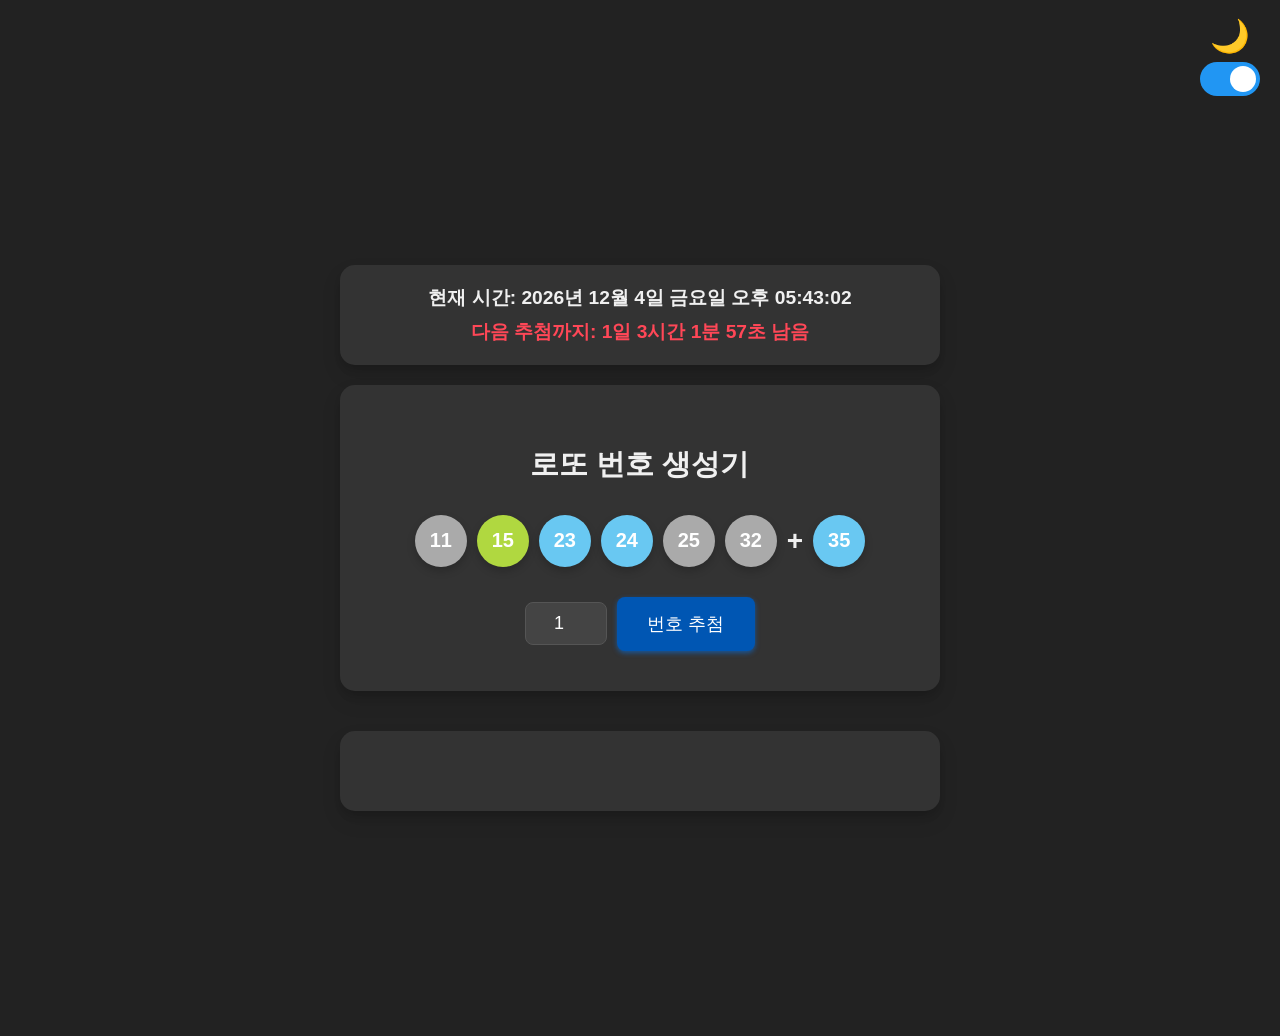
<file: lottorandom/index.html>
<!DOCTYPE html>
<html lang="ko">
<head>
    <meta charset="UTF-8">
    <meta name="viewport" content="width=device-width, initial-scale=1.0">
    <title>로또 번호 생성기</title>
    <link rel="stylesheet" href="style.css">
</head>
<body>
    <div class="theme-switcher-container">
        <div class="icon-wrapper">
            <span class="theme-icon sun">☀️</span>
            <span class="theme-icon moon">🌙</span>
        </div>
        <label class="theme-switch" for="checkbox">
            <input type="checkbox" id="checkbox" />
            <div class="slider round"></div>
        </label>
    </div>
    <div class="timer-container">
        <div id="current-time" class="time-display"></div>
        <div id="lotto-countdown" class="countdown-display"></div>
    </div>
    <div class="container">
        <h1>로또 번호 생성기</h1>
        <div id="results-container" class="results-container"></div>
        <div class="controls-container">
            <input type="number" id="count-input" value="1" min="1" max="10">
            <button id="generate-btn">번호 추첨</button>
        </div>
    </div>

    <div id="disqus_thread_container" class="container" style="margin-top: 20px; text-align: left;">
        <div id="disqus_thread"></div>
        <script>
            /**
            *  RECOMMENDED CONFIGURATION VARIABLES: EDIT AND UNCOMMENT THE SECTION BELOW TO INSERT DYNAMIC VALUES FROM YOUR PLATFORM OR CMS.
            *  LEARN WHY DEFINING THESE VARIABLES IS IMPORTANT: https://disqus.com/admin/universalcode/#configuration-variables    */
            /*
            var disqus_config = function () {
            this.page.url = PAGE_URL;  // Replace PAGE_URL with your page's canonical URL variable
            this.page.identifier = PAGE_IDENTIFIER; // Replace PAGE_IDENTIFIER with your page's unique identifier variable
            };
            */
            (function() { // DON'T EDIT BELOW THIS LINE
            var d = document, s = d.createElement('script');
            s.src = 'https://lottorandom.disqus.com/embed.js';
            s.setAttribute('data-timestamp', +new Date());
            (d.head || d.body).appendChild(s);
            })();
        </script>
        <noscript>Please enable JavaScript to view the <a href="https://disqus.com/?ref_noscript">comments powered by Disqus.</a></noscript>
    </div>

    <script src="main.js"></script>
</body>
</html>
</file>
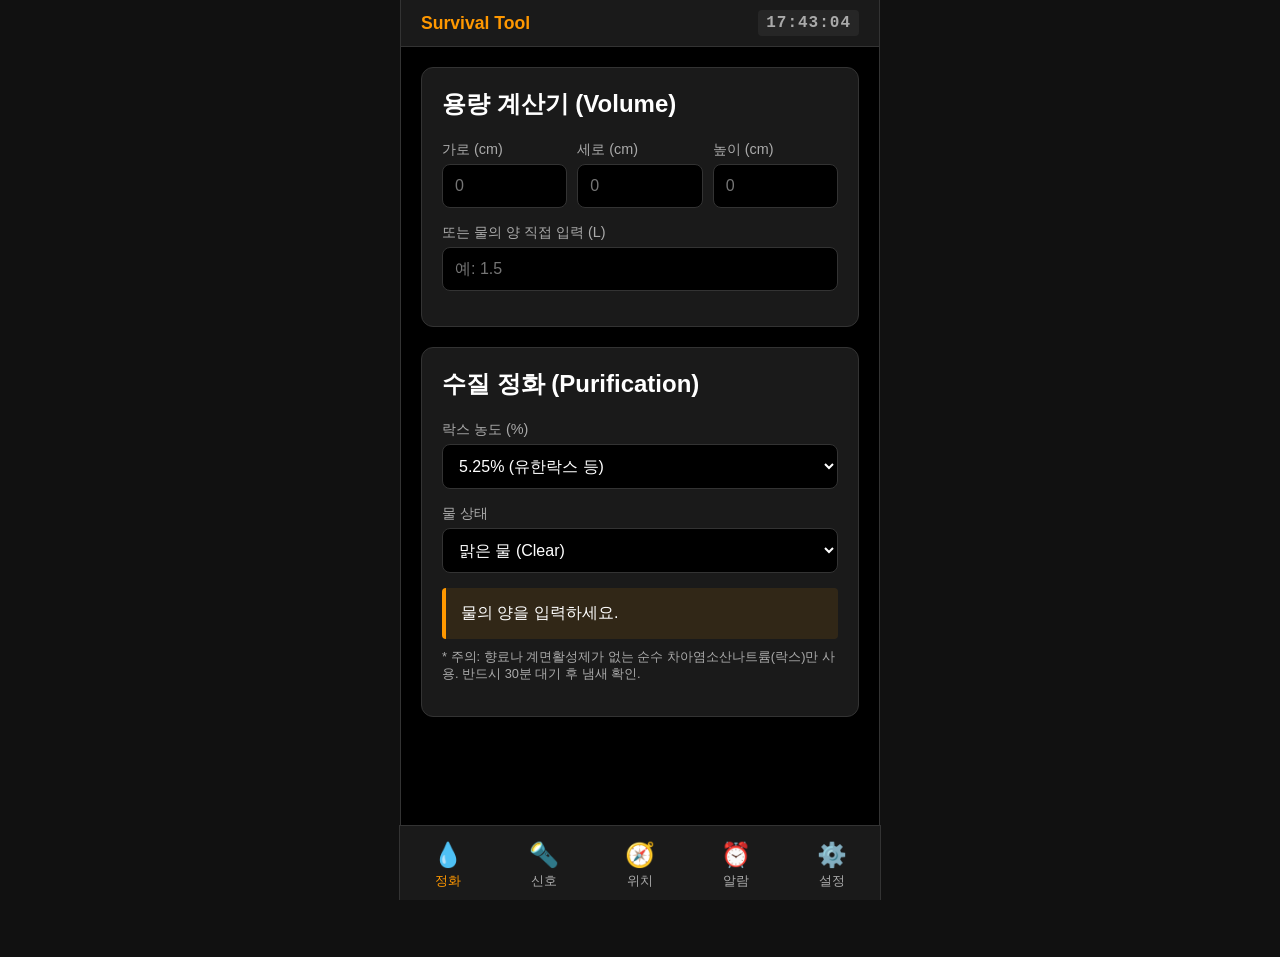
<file: Survival_tool/index.html>
<!DOCTYPE html>
<html lang="ko">

<head>
    <meta charset="UTF-8">
    <meta name="viewport" content="width=device-width, initial-scale=1.0, maximum-scale=1.0, user-scalable=no">
    <title>All-in-One Survival Web Tool</title>
    <meta name="theme-color" content="#1a1a1a">
    <link rel="manifest" href="manifest.json">
    <style>
        :root {
            --bg-color: #000000;
            --surface-color: #1a1a1a;
            --primary-color: #ff9800;
            --text-primary: #ffffff;
            --text-secondary: #aaaaaa;
            --border-color: #333333;
            --danger-color: #f44336;
        }

        /* 토스트 알림 */
        .toast-container {
            position: fixed;
            top: 80px;
            left: 50%;
            transform: translateX(-50%);
            z-index: 10000;
            pointer-events: none;
        }

        .toast {
            background: rgba(255, 152, 0, 0.95);
            color: #000;
            padding: 12px 24px;
            border-radius: 10px;
            font-weight: bold;
            font-size: 1rem;
            text-align: center;
            margin-bottom: 8px;
            animation: toastIn 0.25s ease-out forwards;
            box-shadow: 0 4px 20px rgba(255, 152, 0, 0.4);
            pointer-events: auto;
            cursor: pointer;
            transition: opacity 0.3s, transform 0.3s;
        }

        @keyframes toastIn {
            from {
                opacity: 0;
                transform: translateY(-20px);
            }

            to {
                opacity: 1;
                transform: translateY(0);
            }
        }

        @keyframes toastOut {
            from {
                opacity: 1;
            }

            to {
                opacity: 0;
                transform: translateY(-20px);
            }
        }

        body {
            margin: 0;
            padding: 0;
            background-color: var(--bg-color);
            color: var(--text-primary);
            font-family: -apple-system, BlinkMacSystemFont, "Segoe UI", Roboto, Helvetica, Arial, sans-serif;
            padding-bottom: 70px;
            overflow-x: hidden;
            transition: background-color 0.1s;
        }

        .flash-active {
            background-color: #ffffff !important;
            color: #000000 !important;
        }

        .strobe-overlay {
            position: fixed;
            top: 0;
            left: 0;
            width: 100vw;
            height: 100vh;
            background-color: #000000;
            z-index: 9999;
            display: none;
            cursor: pointer;
        }

        .strobe-overlay.active {
            display: block;
        }

        .strobe-overlay.flash {
            background-color: #ffffff;
        }

        h1,
        h2,
        h3 {
            margin-top: 0;
        }

        header {
            background-color: var(--surface-color);
            padding: 10px 20px;
            border-bottom: 1px solid var(--border-color);
            position: sticky;
            top: 0;
            z-index: 100;
            max-width: 480px;
            margin: 0 auto;
            box-sizing: border-box;
        }

        .header-inner {
            display: flex;
            justify-content: space-between;
            align-items: center;
        }

        header h1 {
            margin: 0;
            font-size: 1.1rem;
            color: var(--primary-color);
            white-space: nowrap;
        }

        .header-clock {
            font-family: 'Courier New', Courier, monospace;
            font-size: 1rem;
            color: var(--text-secondary);
            font-weight: bold;
            background: rgba(255, 255, 255, 0.05);
            padding: 4px 8px;
            border-radius: 4px;
            letter-spacing: 1px;
        }

        .container {
            padding: 20px;
            max-width: 480px;
            margin: 0 auto;
            box-sizing: border-box;
        }

        .tab-content {
            display: none;
        }

        .tab-content.active {
            display: block;
        }

        .card {
            background-color: var(--surface-color);
            border-radius: 12px;
            padding: 20px;
            margin-bottom: 20px;
            border: 1px solid var(--border-color);
        }

        .form-group {
            margin-bottom: 15px;
        }

        label {
            display: block;
            margin-bottom: 5px;
            color: var(--text-secondary);
            font-size: 0.9rem;
        }

        input,
        select {
            width: 100%;
            padding: 12px;
            background-color: var(--bg-color);
            border: 1px solid var(--border-color);
            color: var(--text-primary);
            border-radius: 8px;
            box-sizing: border-box;
            font-size: 1rem;
        }

        input:focus,
        select:focus {
            outline: none;
            border-color: var(--primary-color);
        }

        /* 숫자 입력 화살표 제거 */
        input::-webkit-outer-spin-button,
        input::-webkit-inner-spin-button {
            -webkit-appearance: none;
            margin: 0;
        }

        input[type=number] {
            -moz-appearance: textfield;
            appearance: textfield;
        }

        button {
            background-color: var(--primary-color);
            color: #000;
            border: none;
            padding: 12px 20px;
            border-radius: 8px;
            font-size: 1rem;
            font-weight: bold;
            cursor: pointer;
            width: 100%;
            margin-top: 10px;
            box-sizing: border-box;
        }

        button:active {
            opacity: 0.8;
        }

        button.danger {
            background-color: var(--danger-color);
            color: #fff;
        }

        button.secondary {
            background-color: var(--surface-color);
            color: var(--primary-color);
            border: 1px solid var(--primary-color);
        }

        .result-box {
            margin-top: 15px;
            padding: 15px;
            background-color: rgba(255, 152, 0, 0.1);
            border-left: 4px solid var(--primary-color);
            border-radius: 4px;
        }

        .bottom-nav {
            position: fixed;
            bottom: 0;
            left: 50%;
            transform: translateX(-50%);
            width: 100%;
            max-width: 480px;
            background-color: var(--surface-color);
            display: flex;
            justify-content: space-around;
            border-top: 1px solid var(--border-color);
            z-index: 100;
            padding: 5px 0;
            padding-bottom: env(safe-area-inset-bottom, 5px);
        }

        .nav-item {
            background: none;
            border: none;
            color: var(--text-secondary);
            font-size: 0.8rem;
            padding: 10px;
            flex-grow: 1;
            display: flex;
            flex-direction: column;
            align-items: center;
            gap: 4px;
            margin: 0;
            font-weight: normal;
        }

        .nav-item.active {
            color: var(--primary-color);
        }

        .nav-icon {
            font-size: 1.5rem;
        }

        .flex-row {
            display: flex;
            gap: 10px;
        }

        .flex-row>div {
            flex: 1;
        }

        .compass-circle {
            width: 220px;
            height: 220px;
            border: 8px solid #2a2a2a;
            border-radius: 50%;
            margin: 30px auto;
            position: relative;
            background: #111;
            box-shadow: 0 10px 25px rgba(0, 0, 0, 0.5), inset 0 0 15px rgba(255, 255, 255, 0.05);
            display: flex;
            align-items: center;
            justify-content: center;
        }

        .compass-rose {
            position: absolute;
            width: 100%;
            height: 100%;
            border-radius: 50%;
            transition: transform 0.1s ease-out;
            pointer-events: none;
        }

        .compass-rose::before {
            content: "N";
            position: absolute;
            top: 10px;
            left: 50%;
            transform: translateX(-50%);
            color: var(--danger-color);
            font-weight: 900;
            font-size: 1.2rem;
        }

        .compass-rose::after {
            content: "S";
            position: absolute;
            bottom: 10px;
            left: 50%;
            transform: translateX(-50%);
            color: #fff;
            font-weight: 900;
            font-size: 1.2rem;
        }

        .compass-rose .east {
            position: absolute;
            right: 10px;
            top: 50%;
            transform: translateY(-50%);
            color: #fff;
            font-weight: 900;
            font-size: 1.2rem;
        }

        .compass-rose .west {
            position: absolute;
            left: 10px;
            top: 50%;
            transform: translateY(-50%);
            color: #fff;
            font-weight: 900;
            font-size: 1.2rem;
        }

        /* 고정 바늘 (상단 가이드) */
        .compass-needle {
            position: absolute;
            top: -15px;
            left: 50%;
            transform: translateX(-50%);
            width: 4px;
            height: 30px;
            background: var(--primary-color);
            z-index: 10;
            border-radius: 2px;
            box-shadow: 0 0 10px var(--primary-color);
        }

        #compass_text {
            position: absolute;
            z-index: 11;
            background: rgba(0, 0, 0, 0.6);
            padding: 4px 10px;
            border-radius: 20px;
            font-size: 1.2rem;
            border: 1px solid rgba(255, 255, 255, 0.2);
            color: var(--primary-color);
        }

        /* 데스크톱 보더 구분선 */
        @media (min-width: 520px) {
            body {
                background-color: #111;
            }

            .container {
                border-left: 1px solid var(--border-color);
                border-right: 1px solid var(--border-color);
                min-height: calc(100vh - 60px);
                background-color: var(--bg-color);
            }

            .bottom-nav {
                border-left: 1px solid var(--border-color);
                border-right: 1px solid var(--border-color);
            }

            header {
                border-left: 1px solid var(--border-color);
                border-right: 1px solid var(--border-color);
            }
        }

        /* 다중 알람 스타일 */
        .alarm-item {
            display: flex;
            align-items: center;
            background: rgba(255, 255, 255, 0.05);
            padding: 10px;
            border-radius: 8px;
            margin-bottom: 8px;
            border: 1px solid var(--border-color);
            gap: 10px;
        }

        .alarm-item.dragging {
            opacity: 0.5;
            background: var(--surface-color);
        }

        .alarm-info {
            flex: 1;
            pointer-events: none;
        }

        .alarm-time {
            font-size: 1.1rem;
            font-weight: bold;
            color: var(--primary-color);
        }

        .alarm-settings-summary {
            font-size: 0.75rem;
            color: var(--text-secondary);
        }

        .drag-handle {
            cursor: grab;
            color: var(--text-secondary);
            font-size: 1.2rem;
            padding: 5px;
            user-select: none;
        }

        .drag-handle:active {
            cursor: grabbing;
        }

        .alarm-checkbox {
            width: 20px !important;
            height: 20px;
            margin: 0;
            cursor: pointer;
        }
    </style>
</head>

<body>
    <!-- 스트로보 전체 화면 오버레이 -->
    <div id="strobe_overlay" class="strobe-overlay" onclick="stopSignal()">
        <div id="strobe_text"
            style="position:absolute; top:40%; left:50%; transform:translate(-50%, -50%); color:#888; font-size:2.5rem; text-align:center; pointer-events:none; font-weight:bold; letter-spacing: 5px; word-break: keep-all; width:90%;">
        </div>
        <div
            style="position:absolute; top:60%; left:50%; transform:translate(-50%, -50%); color:#888; font-size:1.2rem; text-align:center; pointer-events:none; font-weight:bold;">
            화면을 터치하면 꺼집니다.
        </div>
    </div>

    <header>
        <div class="header-inner">
            <h1>Survival Tool</h1>
            <div id="current_time" class="header-clock">00:00:00</div>
        </div>
    </header>

    <div class="container">
        <!-- 1. 정화 & 용량 계산기 -->
        <div id="tab-water" class="tab-content active">
            <div class="card">
                <h2>용량 계산기 (Volume)</h2>
                <div class="flex-row">
                    <div class="form-group">
                        <label>가로 (cm)</label>
                        <input type="number" id="w_w" placeholder="0" oninput="saveAndCalcWater()">
                    </div>
                    <div class="form-group">
                        <label>세로 (cm)</label>
                        <input type="number" id="w_l" placeholder="0" oninput="saveAndCalcWater()">
                    </div>
                    <div class="form-group">
                        <label>높이 (cm)</label>
                        <input type="number" id="w_h" placeholder="0" oninput="saveAndCalcWater()">
                    </div>
                </div>
                <div class="form-group">
                    <label>또는 물의 양 직접 입력 (L)</label>
                    <input type="number" id="w_v" placeholder="예: 1.5" oninput="saveAndCalcWater(true)">
                </div>
            </div>

            <div class="card">
                <h2>수질 정화 (Purification)</h2>
                <div class="form-group">
                    <label>락스 농도 (%)</label>
                    <select id="w_c" onchange="saveAndCalcWater()">
                        <option value="4">4% (일반 가정용)</option>
                        <option value="5">5% (표준 가정용)</option>
                        <option value="5.25" selected>5.25% (유한락스 등)</option>
                        <option value="10">10%</option>
                    </select>
                </div>
                <div class="form-group">
                    <label>물 상태</label>
                    <select id="w_s" onchange="saveAndCalcWater()">
                        <option value="1">맑은 물 (Clear)</option>
                        <option value="2">탁한 물 (Cloudy)</option>
                    </select>
                </div>

                <div class="result-box" id="water_result">
                    물의 양을 입력하세요.
                </div>
                <p style="font-size: 0.8rem; color: var(--text-secondary); margin-top:10px;">* 주의: 향료나 계면활성제가 없는 순수
                    차아염소산나트륨(락스)만 사용. 반드시 30분 대기 후 냄새 확인.</p>
            </div>
        </div>

        <!-- 2. 신호 및 통신 -->
        <div id="tab-signal" class="tab-content">
            <div class="card">
                <h2>모스부호 (Morse Code)</h2>
                <div class="form-group">
                    <label>텍스트 입력 (영문/숫자)</label>
                    <input type="text" id="s_text" value="SOS" oninput="saveInputs()"
                        onfocus="if(this.value==='SOS')this.value=''" style="text-transform: uppercase;">
                </div>
                <div class="form-group">
                    <label
                        style="display:inline-flex; align-items:center; gap:6px; cursor:pointer; border:1px solid var(--border-color); border-radius:8px; padding:10px 14px; white-space:nowrap;"><input
                            type="checkbox" id="s_repeat" onchange="saveInputs()">반복 재생 (Loop)</label>
                </div>
                <div class="result-box" id="s_morse_result"
                    style="font-size: 1.5rem; letter-spacing: 2px; word-wrap: break-word;"></div>

                <div class="flex-row">
                    <button onclick="playMorse(false)">🎵 Sound</button>
                    <button onclick="playMorse(true)">💡 Light</button>
                </div>
                <button class="secondary" onclick="stopSignal()">⏹ STOP</button>
            </div>

            <div class="card">
                <h2>긴급 스트로보 (Strobe)</h2>
                <button class="danger" onclick="toggleStrobe()" id="btn_strobe">🚨 SOS 스트로보 시작</button>
                <p style="font-size: 0.8rem; color: var(--text-secondary); margin-top:10px;">* 경고: 광과민성 발작을 유발할 수 있습니다.
                    (Wake Lock 작동)</p>
            </div>

            <div class="card">
                <h2>비콘 모드 (Beacon)</h2>
                <div class="flex-row">
                    <div class="form-group">
                        <label>간격 (초)</label>
                        <input type="number" id="s_beacon_interval" value="3" min="1" oninput="saveInputs()">
                    </div>
                    <div class="form-group">
                        <label>횟수 (회)</label>
                        <input type="number" id="s_beacon_count" value="1" min="1" oninput="saveInputs()">
                    </div>
                </div>
                <button class="secondary" onclick="toggleBeacon()" id="btn_beacon">📡 Beacon Start</button>
                <p style="font-size: 0.8rem; color: var(--text-secondary); margin-top:10px;">* 위치 표시를 위해 일정 간격으로 강력한 섬광을
                    내보냅니다.</p>
            </div>
        </div>

        <!-- 3. 천체 및 위치 -->
        <div id="tab-nav" class="tab-content">
            <div class="card">
                <h2>디지털 나침반</h2>
                <div class="compass-circle">
                    <div class="compass-needle"></div>
                    <div class="compass-rose" id="compass_rose">
                        <div class="east">E</div>
                        <div class="west">W</div>
                    </div>
                    <span id="compass_text">---°</span>
                </div>
                <button onclick="startCompass()" id="btn_compass">나침반 (권한요청)</button>
            </div>

            <div class="card">
                <h2>일출/일몰 & 월출/월몰</h2>
                <div class="flex-row">
                    <div class="form-group">
                        <label>위도 (Latitude)</label>
                        <input type="number" id="n_lat" placeholder="37.56" oninput="saveInputs()">
                    </div>
                    <div class="form-group">
                        <label>경도 (Longitude)</label>
                        <input type="number" id="n_lng" placeholder="126.97" oninput="saveInputs()">
                    </div>
                </div>
                <button class="secondary" onclick="getLocation()">📍 현재 위치</button>
                <button onclick="calcSunMoon()">계산하기</button>
                <div class="result-box" id="sun_result">
                    위치 정보를 입력하세요.
                </div>
            </div>

            <div class="card">
                <h2>단위 변환기</h2>
                <div class="form-group">
                    <label>분류</label>
                    <select id="c_category" onchange="updateUnitOptions()">
                        <option value="temp">온도 (Temperature)</option>
                        <option value="length">거리 (Length)</option>
                        <option value="weight">무게 (Weight)</option>
                        <option value="volume">부피 (Volume)</option>
                    </select>
                </div>
                <div class="flex-row" style="align-items: center;">
                    <div class="form-group" style="margin-bottom:0; flex:1;">
                        <input type="number" id="c_val_from" placeholder="값" oninput="convertUnit()">
                    </div>
                    <div class="form-group" style="margin-bottom:0; flex:1;">
                        <select id="c_unit_from" onchange="convertUnit()"></select>
                    </div>
                </div>
                <div style="text-align:center; padding: 10px 0; color:var(--primary-color);">▼</div>
                <div class="flex-row" style="align-items: center;">
                    <div class="form-group" style="margin-bottom:0; flex:1;">
                        <input type="text" id="c_val_to" placeholder="결과" readonly
                            style="background-color:var(--surface-color);">
                    </div>
                    <div class="form-group" style="margin-bottom:0; flex:1;">
                        <select id="c_unit_to" onchange="convertUnit()"></select>
                    </div>
                </div>
            </div>
        </div>

        <!-- 4. 알림 시스템 -->
        <div id="tab-alert" class="tab-content">
            <div class="card">
                <h2>⏱ 타이머 (Timer)</h2>
                <div class="flex-row">
                    <div class="form-group" style="flex: 1;">
                        <label>시</label>
                        <input type="number" id="a_h" value="0" min="0" oninput="saveInputs()">
                    </div>
                    <div class="form-group" style="flex: 1;">
                        <label>분</label>
                        <input type="number" id="a_m" value="0" min="0" oninput="saveInputs()">
                    </div>
                    <div class="form-group" style="flex: 1;">
                        <label>초</label>
                        <input type="number" id="a_s" value="0" min="0" oninput="saveInputs()">
                    </div>
                    <div class="form-group" style="flex: 1.5;">
                        <label style="white-space: nowrap;">알람길이(초)</label>
                        <input type="number" id="t_duration" value="2" min="1" oninput="saveInputs()">
                    </div>
                </div>
                <div class="flex-row" style="margin-top:10px;">
                    <div class="form-group" style="flex:1;">
                        <label>소리</label>
                        <select id="t_sound" onchange="saveInputs()">
                            <option value="none">음소거</option>
                            <option value="siren" selected>사이렌</option>
                            <option value="beep_fast">빠른 비프음</option>
                            <option value="beep_slow">느린 비프음</option>
                        </select>
                    </div>
                    <div class="form-group" style="flex:1;">
                        <label>진동</label>
                        <select id="t_vibe" onchange="saveInputs()">
                            <option value="none">진동 끄기</option>
                            <option value="long" selected>긴 진동</option>
                            <option value="short">짧은 진동</option>
                            <option value="sos">SOS 패턴</option>
                        </select>
                    </div>
                </div>
                <div class="flex-row" style="margin-top:10px; align-items: center;">
                    <label
                        style="display:inline-flex; align-items:center; gap:6px; cursor:pointer; border:1px solid var(--border-color); border-radius:8px; padding:10px 14px; white-space:nowrap; flex:none;"><input
                            type="checkbox" id="a_repeat" onchange="saveInputs()">반복설정</label>
                    <div class="form-group" style="margin-bottom:0; flex:1; margin-left:10px;">
                        <label style="font-size:0.75rem; margin-bottom:2px;">인터벌(초)</label>
                        <input type="number" id="t_interval" value="0" min="0" oninput="saveInputs()"
                            style="padding: 8px;">
                    </div>
                </div>
                <div class="result-box" id="timer_display_box"
                    style="font-size: 2rem; text-align: center; font-weight: bold; display: flex; align-items: center; justify-content: center; gap: 15px;">
                    <span id="timer_status"
                        style="font-size: 0.9rem; color: var(--text-secondary); letter-spacing: 1px;">READY</span>
                    <span id="timer_display">00:00:00</span>
                </div>
                <div class="flex-row">
                    <button onclick="startTimer()" id="btn_timer_start">시작</button>
                    <button class="secondary" onclick="stopTimer()" style="white-space:nowrap;">정지/초기화</button>
                    <button class="secondary" onclick="playAlarmSound('timer', true)"
                        style="width:auto; flex:none; padding:12px 14px;">🔊</button>
                </div>
            </div>

            <div class="card">
                <h2>⏰ 특정 시간 알람</h2>
                <div class="flex-row">
                    <div class="form-group" style="flex:2;">
                        <label>시간 설정</label>
                        <input type="time" id="a_time" oninput="saveInputs()">
                    </div>
                    <div class="form-group" style="flex:1;">
                        <label style="white-space: nowrap;">알람길이(초)</label>
                        <input type="number" id="a_duration" value="2" min="1" oninput="saveInputs()">
                    </div>
                </div>
                <div class="flex-row" style="margin-top:10px;">
                    <div class="form-group" style="flex:1;">
                        <label>소리</label>
                        <select id="a_sound" onchange="saveInputs()">
                            <option value="none">음소거</option>
                            <option value="siren">사이렌</option>
                            <option value="beep_fast" selected>빠른 비프음</option>
                            <option value="beep_slow">느린 비프음</option>
                        </select>
                    </div>
                    <div class="form-group" style="flex:1;">
                        <label>진동</label>
                        <select id="a_vibe" onchange="saveInputs()">
                            <option value="none">진동 끄기</option>
                            <option value="long">긴 진동</option>
                            <option value="short" selected>짧은 진동</option>
                            <option value="sos">SOS 패턴</option>
                        </select>
                    </div>
                </div>
                <div class="flex-row">
                    <button onclick="addAlarm()" style="flex:1;">➕ 추가</button>
                    <button class="danger" onclick="deleteSelectedAlarms()" style="flex:1;">🗑 삭제</button>
                    <button class="secondary" onclick="playAlarmSound('alarm', true)"
                        style="width:auto; flex:none; padding:12px 14px;">🔊</button>
                </div>
                <div id="alarm_list" style="margin-top:15px;"></div>
                <div class="result-box" id="alarm_status" style="display:none;"></div>
            </div>
        </div>

        <!-- 5. 설정 및 백업 -->
        <div id="tab-settings" class="tab-content">
            <div class="card">
                <h2>데이터 백업 및 복구</h2>
                <p style="font-size: 0.9rem; color: var(--text-secondary);">인터넷 연결이 끊겼을 때를 대비해 설정과 위치 정보를 기기에 백업합니다.</p>
                <button onclick="exportData()">💾 JSON 내보내기 (Export)</button>
                <button class="secondary" onclick="document.getElementById('import_file').click()">📂 JSON 가져오기
                    (Import)</button>
                <input type="file" id="import_file" style="display: none;" accept=".json" onchange="importData(event)">
            </div>

            <div class="card">
                <h2>초기화</h2>
                <button class="danger" onclick="clearData()">⚠️ 로컬 데이터 삭제</button>
            </div>

            <div style="text-align:center; color:var(--text-secondary); font-size:0.8rem; margin-top:20px;">
                Offline First Web Tool<br>No CDN, No External Requests.
            </div>
        </div>
    </div>

    <!-- 하단 탭 바 -->
    <nav class="bottom-nav">
        <button class="nav-item active" onclick="switchTab('tab-water', this)">
            <span class="nav-icon">💧</span>
            <span>정화</span>
        </button>
        <button class="nav-item" onclick="switchTab('tab-signal', this)">
            <span class="nav-icon">🔦</span>
            <span>신호</span>
        </button>
        <button class="nav-item" onclick="switchTab('tab-nav', this)">
            <span class="nav-icon">🧭</span>
            <span>위치</span>
        </button>
        <button class="nav-item" onclick="switchTab('tab-alert', this)">
            <span class="nav-icon">⏰</span>
            <span>알람</span>
        </button>
        <button class="nav-item" onclick="switchTab('tab-settings', this)">
            <span class="nav-icon">⚙️</span>
            <span>설정</span>
        </button>
    </nav>

    <!-- 오디오 컨텍스트용 -->
    <script>
        // === 서비스 워커 등록 (PWA) ===
        if ('serviceWorker' in navigator) {
            window.addEventListener('load', () => {
                navigator.serviceWorker.register('./sw.js').catch(err => console.log('SW failed', err));
            });
        }

        // === 실시간 시계 (24H) ===
        function updateClock() {
            const now = new Date();
            const h = String(now.getHours()).padStart(2, '0');
            const m = String(now.getMinutes()).padStart(2, '0');
            const s = String(now.getSeconds()).padStart(2, '0');
            const timeStr = h + ':' + m + ':' + s;
            const clockEl = document.getElementById('current_time');
            if (clockEl) clockEl.innerText = timeStr;
        }
        setInterval(updateClock, 1000);
        updateClock();

        // === 상태 관리 (LocalStorage) ===
        let appData = {};
        const DATA_KEY = 'survival_data';

        function loadData() {
            const saved = localStorage.getItem(DATA_KEY);
            if (saved) {
                try {
                    appData = JSON.parse(saved);
                    appData.alarms = appData.alarms || [];
                    const inputs = ['w_w', 'w_l', 'w_h', 'w_v', 'w_c', 'w_s', 's_text', 'n_lat', 'n_lng', 'c_category', 'c_val_from', 'a_h', 'a_m', 'a_s', 'a_time', 't_sound', 't_vibe', 'a_sound', 'a_vibe', 't_duration', 'a_duration', 't_interval', 's_beacon_interval', 's_beacon_count'];
                    inputs.forEach(id => {
                        if (appData[id] !== undefined) {
                            const el = document.getElementById(id);
                            if (el) el.value = appData[id];
                        }
                    });
                    if (appData['a_repeat'] !== undefined) {
                        document.getElementById('a_repeat').checked = appData['a_repeat'];
                    }
                    if (appData['s_repeat'] !== undefined) {
                        document.getElementById('s_repeat').checked = appData['s_repeat'];
                    }
                    if (appData['c_category']) {
                        updateUnitOptions(true);
                        if (appData['c_unit_from']) document.getElementById('c_unit_from').value = appData['c_unit_from'];
                        if (appData['c_unit_to']) document.getElementById('c_unit_to').value = appData['c_unit_to'];
                        convertUnit();
                    }
                    saveAndCalcWater();
                    updateMorseText();
                    renderAlarms();
                } catch (e) { }
            }
        }

        function saveInputs() {
            const inputs = ['w_w', 'w_l', 'w_h', 'w_v', 'w_c', 'w_s', 's_text', 'n_lat', 'n_lng', 'c_category', 'c_val_from', 'c_unit_from', 'c_unit_to', 'a_h', 'a_m', 'a_s', 'a_time', 't_sound', 't_vibe', 'a_sound', 'a_vibe', 't_duration', 'a_duration', 't_interval', 's_beacon_interval', 's_beacon_count'];
            inputs.forEach(id => {
                const el = document.getElementById(id);
                if (el) appData[id] = el.value;
            });
            appData['a_repeat'] = document.getElementById('a_repeat').checked;
            appData['s_repeat'] = document.getElementById('s_repeat').checked;
            appData['alarms'] = appData['alarms'] || [];
            localStorage.setItem(DATA_KEY, JSON.stringify(appData));
        }

        // === 탭 전환 로직 ===
        function switchTab(tabId, btn) {
            document.querySelectorAll('.tab-content').forEach(el => el.classList.remove('active'));
            document.querySelectorAll('.nav-item').forEach(el => el.classList.remove('active'));
            document.getElementById(tabId).classList.add('active');
            btn.classList.add('active');
        }

        // === A. 정화 (Water) 로직 ===
        function saveAndCalcWater(directVolume = false) {
            saveInputs();
            const w = parseFloat(appData.w_w) || 0;
            const l = parseFloat(appData.w_l) || 0;
            const h = parseFloat(appData.w_h) || 0;
            let v = parseFloat(appData.w_v) || 0;

            if (!directVolume && w && l && h) {
                v = (w * l * h) / 1000;
                document.getElementById('w_v').value = v.toFixed(2);
                appData.w_v = v;
                localStorage.setItem(DATA_KEY, JSON.stringify(appData));
            }

            if (v <= 0) {
                document.getElementById('water_result').innerHTML = "물의 양을 입력하세요.";
                return;
            }

            const conc = parseFloat(appData.w_c) || 5.25;
            const cloudy = parseInt(appData.w_s) === 2;

            // 타겟 PPM: 맑은물 4ppm, 탁한물 8ppm
            const targetPPM = cloudy ? 8 : 4;

            // 계산: 필요 락스 양(ml) = (V * targetPPM) / (conc * 10)
            const mlNeeded = (v * targetPPM) / (conc * 10);
            const dropsNeeded = mlNeeded * 20; // 1ml ≒ 20 drops

            document.getElementById('water_result').innerHTML = 
                '<strong>총 물의 양:</strong> ' + v.toFixed(2) + ' L<br>' +
                '<strong>필요 락스 양:</strong> 약 ' + dropsNeeded.toFixed(1) + ' 방울 (' + mlNeeded.toFixed(2) + ' ml)';
        }

        // === B. 신호 (Signal) 로직 ===
        const MORSE_MAP = {
            'A': '.-', 'B': '-...', 'C': '-.-.', 'D': '-..', 'E': '.', 'F': '..-.', 'G': '--.', 'H': '....', 'I': '..', 'J': '.---',
            'K': '-.-', 'L': '.-..', 'M': '--', 'N': '-.', 'O': '---', 'P': '.--.', 'Q': '--.-', 'R': '.-.', 'S': '...', 'T': '-',
            'U': '..-', 'V': '...-', 'W': '.--', 'X': '-..-', 'Y': '-.--', 'Z': '--..',
            '1': '.----', '2': '..---', '3': '...--', '4': '....-', '5': '.....', '6': '-....', '7': '--...', '8': '---..', '9': '----.', '0': '-----',
            ' ': ' '
        };

        document.getElementById('s_text').addEventListener('input', function () {
            saveInputs();
            updateMorseText();
        });

        function updateMorseText() {
            const txt = (document.getElementById('s_text').value || "").toUpperCase();
            let morse = '';
            for (let c of txt) {
                if (MORSE_MAP[c]) morse += MORSE_MAP[c] + ' ';
                else if (c === ' ') morse += '  '; // 단어 띄어쓰기 표시
            }
            document.getElementById('s_morse_result').innerText = morse;
        }

        let signalTimeout;
        let wakeLock = null;
        let isSignaling = false;
        let strobeActive = false;

        // Web Audio Context
        let audioCtx = null;

        async function requestWakeLock() {
            if ('wakeLock' in navigator) {
                try {
                    wakeLock = await navigator.wakeLock.request('screen');
                } catch (err) { console.log('WakeLock Error:', err); }
            }
        }

        function releaseWakeLock() {
            if (wakeLock !== null) {
                wakeLock.release().then(() => wakeLock = null);
            }
        }

        function initAudio() {
            if (!audioCtx) {
                audioCtx = new (window.AudioContext || window.webkitAudioContext)();
            }
            if (audioCtx.state === 'suspended') {
                audioCtx.resume();
            }
        }

        function beep(duration) {
            if (!audioCtx) return;
            const osc = audioCtx.createOscillator();
            const gain = audioCtx.createGain();
            osc.connect(gain);
            gain.connect(audioCtx.destination);
            osc.type = 'sine';
            osc.frequency.value = 800; // 800Hz Hz beep

            // 부드러운 시작/종료로 팝(Pop) 노이즈 방지
            const t = audioCtx.currentTime;
            gain.gain.setValueAtTime(0, t);
            gain.gain.linearRampToValueAtTime(1, t + 0.01);
            gain.gain.setValueAtTime(1, t + (duration / 1000) - 0.01);
            gain.gain.linearRampToValueAtTime(0, t + (duration / 1000));

            osc.start(t);
            osc.stop(t + (duration / 1000));
        }

        function flashBg(duration) {
            document.body.classList.add('flash-active');
            setTimeout(() => {
                document.body.classList.remove('flash-active');
            }, duration);
        }

        function stopSignal() {
            isSignaling = false;
            strobeActive = false;
            beaconActive = false;
            clearTimeout(signalTimeout);
            document.body.classList.remove('flash-active');
            releaseWakeLock();
            document.getElementById('btn_strobe').innerText = "🚨 SOS 스트로보 시작";
            document.getElementById('btn_beacon').innerText = "📡 비콘 모드 시작";
            const overlay = document.getElementById('strobe_overlay');
            if (overlay) overlay.classList.remove('active', 'flash');
        }

        function playMorse(useFlash) {
            stopSignal();
            if (useFlash) requestWakeLock();
            if (!useFlash) initAudio();

            const txt = (document.getElementById('s_text').value || "").toUpperCase();
            if (!txt) return;

            isSignaling = true;
            const unitTime = 120; // 1단위 (ms) - 국제 표준 WPM에 가깝게 조절
            let sequence = [];

            for (let i = 0; i < txt.length; i++) {
                const c = txt[i];
                if (c === ' ') {
                    sequence.push({ on: false, dur: unitTime * 7 }); // 단어 사이 7단위 공백
                    continue;
                }
                const m = MORSE_MAP[c];
                if (!m) continue;

                for (let j = 0; j < m.length; j++) {
                    const symbol = m[j];
                    if (symbol === '.') sequence.push({ on: true, dur: unitTime });
                    if (symbol === '-') sequence.push({ on: true, dur: unitTime * 3 });

                    // 같은 글자 내의 기호 사이: 1단위 공백
                    if (j < m.length - 1) {
                        sequence.push({ on: false, dur: unitTime });
                    }
                }
                // 글자와 글자 사이: 3단위 공백
                if (i < txt.length - 1 && txt[i + 1] !== ' ') {
                    sequence.push({ on: false, dur: unitTime * 3 });
                }
            }

            let idx = 0;
            // 오버레이 사용 준비 (시각적 모스부호일 경우 오버레이 사용)
            const overlay = document.getElementById('strobe_overlay');
            if (useFlash) {
                document.getElementById('strobe_text').innerText = txt;
                overlay.classList.add('active');
                overlay.classList.remove('flash');
            }

            function runSeq() {
                if (!isSignaling) {
                    if (useFlash) overlay.classList.remove('active', 'flash');
                    return;
                }
                if (idx >= sequence.length) {
                    if (document.getElementById('s_repeat').checked) {
                        idx = 0;
                        signalTimeout = setTimeout(runSeq, unitTime * 7); // 반복 시 단어 간 공백만큼 대기
                        return;
                    }
                    stopSignal();
                    return;
                }
                const s = sequence[idx];
                if (s.on) {
                    if (useFlash) {
                        overlay.classList.add('flash');
                        setTimeout(() => overlay.classList.remove('flash'), s.dur);
                    }
                    else beep(s.dur);
                }
                idx++;
                signalTimeout = setTimeout(runSeq, s.dur);
            }
            runSeq();
        }

        // Strobe Logic
        function toggleStrobe() {
            const btn = document.getElementById('btn_strobe');
            const overlay = document.getElementById('strobe_overlay');
            if (isSignaling && strobeActive) {
                stopSignal();
                strobeActive = false;
                overlay.classList.remove('active');
                btn.innerText = "🚨 SOS 스트로보 시작";
            } else {
                stopSignal();
                requestWakeLock();
                isSignaling = true;
                strobeActive = true;
                document.getElementById('strobe_text').innerText = "SOS STROBE";
                overlay.classList.add('active');
                btn.innerText = "🚨 스트로보 정지";

                function runStrobe() {
                    if (!isSignaling || !strobeActive) {
                        overlay.classList.remove('active');
                        return;
                    }
                    overlay.classList.toggle('flash');
                    signalTimeout = setTimeout(runStrobe, 50);
                }
                runStrobe();
            }
        }

        let beaconActive = false;
        function toggleBeacon() {
            const btn = document.getElementById('btn_beacon');
            const overlay = document.getElementById('strobe_overlay');

            if (isSignaling && beaconActive) {
                stopSignal();
            } else {
                stopSignal();
                requestWakeLock();
                isSignaling = true;
                beaconActive = true;
                document.getElementById('strobe_text').innerText = "BEACON MODE";
                overlay.classList.add('active');
                btn.innerText = "⏹ 비콘 중지";

                function runBeacon() {
                    if (!isSignaling || !beaconActive) {
                        overlay.classList.remove('active');
                        return;
                    }

                    const count = parseInt(appData.s_beacon_count) || 1;
                    let currentFlash = 0;

                    function doBurst() {
                        if (!isSignaling || !beaconActive) return;

                        overlay.classList.add('flash');
                        setTimeout(() => {
                            overlay.classList.remove('flash');
                            currentFlash++;
                            if (currentFlash < count) {
                                // 섬광 사이 짧은 간격 (0.15초)
                                signalTimeout = setTimeout(doBurst, 150);
                            } else {
                                // 버스트 완료 후 설정된 간격만큼 대기
                                const interval = (parseInt(appData.s_beacon_interval) || 3) * 1000;
                                signalTimeout = setTimeout(runBeacon, interval);
                            }
                        }, 100); // 섬광 지속 시간 0.1초
                    }
                    doBurst();
                }
                runBeacon();
            }
        }

        // === C. 위치 및 천체 (Nav) 로직 ===
        // Compass
        let compassWatchId = null;
        let currentRotation = 0;
        let lastHeading = 0;

        function startCompass() {
            if (typeof DeviceOrientationEvent !== 'undefined' && typeof DeviceOrientationEvent.requestPermission === 'function') {
                DeviceOrientationEvent.requestPermission()
                    .then(response => {
                        if (response == 'granted') {
                            window.addEventListener('deviceorientation', handleOrientation);
                        }
                    }).catch(console.error);
            } else {
                window.addEventListener('deviceorientationabsolute', handleOrientation);
                window.addEventListener('deviceorientation', handleOrientation);
            }
            document.getElementById('btn_compass').innerText = "나침반 작동중...";
        }

        function handleOrientation(e) {
            let heading = e.webkitCompassHeading || Math.abs(e.alpha - 360);
            if (heading != null) {
                // 최단 경로 회전 로직 (359 -> 0도 시 반대 회전 방지)
                let diff = heading - lastHeading;
                if (diff > 180) diff -= 360;
                else if (diff < -180) diff += 360;

                currentRotation += diff;
                lastHeading = heading;

                const rose = document.getElementById('compass_rose');
                if (rose) rose.style.transform = 'rotate(' + (-currentRotation) + 'deg)';
                document.getElementById('compass_text').innerText = Math.round(heading) + '°';
            }
        }

        function getLocation() {
            if (navigator.geolocation) {
                navigator.geolocation.getCurrentPosition((pos) => {
                    document.getElementById('n_lat').value = pos.coords.latitude.toFixed(4);
                    document.getElementById('n_lng').value = pos.coords.longitude.toFixed(4);
                    saveInputs();
                    calcSunMoon();
                }, (err) => {
                    alert("위치 정보를 가져올 수 없습니다.");
                }, { enableHighAccuracy: true, timeout: 5000, maximumAge: 0 });
            }
        }

        function calcSunMoon() {
            saveInputs();
            const lat = parseFloat(appData.n_lat);
            const lng = parseFloat(appData.n_lng);
            if (isNaN(lat) || isNaN(lng)) return;

            const res = getSunriseSunset(lat, lng, new Date());
            const moon = getMoonPhaseAndTimes(new Date());

            document.getElementById('sun_result').innerHTML = 
                '<strong>일출:</strong> ' + res.sunrise + '<br>' +
                '<strong>일몰:</strong> ' + res.sunset + '<br><br>' +
                '<strong>월령(달 위상):</strong> ' + moon.phaseName + '<br>' +
                '<strong>월출(대략):</strong> ' + moon.rise + '<br>' +
                '<strong>월몰(대략):</strong> ' + moon.set;
        }

        // Simplified Sunrise/Sunset Algorithm
        function getSunriseSunset(lat, lng, date) {
            const d = new Date(date);
            const startOfYear = new Date(d.getFullYear(), 0, 0);
            const diff = d - startOfYear;
            const dayOfYear = Math.floor(diff / 86400000);
            const rad = Math.PI / 180;

            const declination = 23.45 * Math.sin(rad * (360 / 365) * (dayOfYear - 81));
            const eqTime = 9.87 * Math.sin(2 * rad * (360 / 365) * (dayOfYear - 81)) - 7.53 * Math.cos(rad * (360 / 365) * (dayOfYear - 81)) - 1.5 * Math.sin(rad * (360 / 365) * (dayOfYear - 81));

            let cosHA = -Math.tan(lat * rad) * Math.tan(declination * rad);
            if (cosHA > 1) return { sunrise: "백야/극야", sunset: "백야/극야" };
            if (cosHA < -1) return { sunrise: "백야/극야", sunset: "백야/극야" };

            const ha = Math.acos(cosHA) / rad;
            const solarNoon = 12 - (lng / 15) - (eqTime / 60);

            const formatTime = (hoursUTC) => {
                const dateObj = new Date(date);
                const h = Math.floor(hoursUTC);
                const m = Math.floor((hoursUTC - h) * 60);
                dateObj.setUTCHours(h, m, 0, 0);
                return dateObj.toLocaleTimeString('ko-KR', { hour: '2-digit', minute: '2-digit', hour12: false });
            };

            return {
                sunrise: formatTime(solarNoon - (ha / 15)),
                sunset: formatTime(solarNoon + (ha / 15))
            };
        }

        // Approximate Moon Phase and Rise/Set
        function getMoonPhaseAndTimes(date) {
            const d = new Date(date);
            const knownNewMoon = new Date(Date.UTC(2024, 0, 11, 11, 57));
            const diff = d - knownNewMoon;
            const lunarCycle = 29.53058867 * 86400000;
            let phase = (diff % lunarCycle) / lunarCycle;
            if (phase < 0) phase += 1;

            let phaseName = "";
            if (phase < 0.05 || phase > 0.95) phaseName = "🌑 삭 (밤새 관측 불가)";
            else if (phase < 0.2) phaseName = "🌒 초승달";
            else if (phase < 0.3) phaseName = "🌓 상현달";
            else if (phase < 0.45) phaseName = "🌔 상현망간";
            else if (phase < 0.55) phaseName = "🌕 보름달 (밤새 관측)";
            else if (phase < 0.7) phaseName = "🌖 하현망간";
            else if (phase < 0.8) phaseName = "🌗 하현달";
            else phaseName = "🌘 그믐달";

            let transitHour = (12 + 24 * phase) % 24;
            let riseHour = (transitHour - 6 + 24) % 24;
            let setHour = (transitHour + 6) % 24;

            const formatTime = (h) => {
                const hh = Math.floor(h);
                const mm = Math.floor((h - hh) * 60);
                return String(hh).padStart(2, '0') + ':' + String(mm).padStart(2, '0') + ' (오차 ±2시간)';
            };

            return { phaseName: phaseName, rise: formatTime(riseHour), set: formatTime(setHour) };
        }

        // Unit Converter
        const UNIT_DATA = {
            temp: [
                { id: 'C', name: 'Celsius (°C)' },
                { id: 'F', name: 'Fahrenheit (°F)' },
                { id: 'K', name: 'Kelvin (K)' }
            ],
            length: [
                { id: 'm', name: 'Meter (m)', factor: 1 },
                { id: 'km', name: 'Kilometer (km)', factor: 1000 },
                { id: 'cm', name: 'Centimeter (cm)', factor: 0.01 },
                { id: 'mm', name: 'Millimeter (mm)', factor: 0.001 },
                { id: 'mile', name: 'Mile (mi)', factor: 1609.344 },
                { id: 'yard', name: 'Yard (yd)', factor: 0.9144 },
                { id: 'foot', name: 'Foot (ft)', factor: 0.3048 },
                { id: 'inch', name: 'Inch (in)', factor: 0.0254 }
            ],
            weight: [
                { id: 'g', name: 'Gram (g)', factor: 1 },
                { id: 'kg', name: 'Kilogram (kg)', factor: 1000 },
                { id: 'mg', name: 'Milligram (mg)', factor: 0.001 },
                { id: 'lb', name: 'Pound (lb)', factor: 453.59237 },
                { id: 'oz', name: 'Ounce (oz)', factor: 28.34952 }
            ],
            volume: [
                { id: 'L', name: 'Liter (L)', factor: 1 },
                { id: 'ml', name: 'Milliliter (ml)', factor: 0.001 },
                { id: 'gal', name: 'US Gallon (gal)', factor: 3.78541 },
                { id: 'floz', name: 'US Fl.Ounce (fl oz)', factor: 0.0295735 }
            ]
        };

        function updateUnitOptions(isRestore = false) {
            const cat = document.getElementById('c_category').value;
            const fromSelect = document.getElementById('c_unit_from');
            const toSelect = document.getElementById('c_unit_to');

            let optionsHTML = '';
            UNIT_DATA[cat].forEach(u => {
                optionsHTML += '<option value="' + u.id + '">' + u.name + '</option>';
            });

            fromSelect.innerHTML = optionsHTML;
            toSelect.innerHTML = optionsHTML;

            if (!isRestore) {
                if (UNIT_DATA[cat].length > 1) toSelect.selectedIndex = 1;
                convertUnit();
            }
        }

        function convertUnit() {
            saveInputs();
            const valFrom = parseFloat(document.getElementById('c_val_from').value);
            if (isNaN(valFrom)) {
                document.getElementById('c_val_to').value = '';
                return;
            }

            const cat = document.getElementById('c_category').value;
            const unitFrom = document.getElementById('c_unit_from').value;
            const unitTo = document.getElementById('c_unit_to').value;

            let result = 0;

            if (cat === 'temp') {
                let tempInC = valFrom;
                if (unitFrom === 'F') tempInC = (valFrom - 32) * 5 / 9;
                else if (unitFrom === 'K') tempInC = valFrom - 273.15;

                if (unitTo === 'C') result = tempInC;
                else if (unitTo === 'F') result = (tempInC * 9 / 5) + 32;
                else if (unitTo === 'K') result = tempInC + 273.15;
            } else {
                const units = UNIT_DATA[cat];
                const factorFrom = units.find(u => u.id === unitFrom).factor;
                const factorTo = units.find(u => u.id === unitTo).factor;

                const baseValue = valFrom * factorFrom;
                result = baseValue / factorTo;
            }

            let resStr = parseFloat(result.toFixed(6)).toString();
            document.getElementById('c_val_to').value = resStr;
        }

        // === D. 알림 시스템 (Alert) ===
        let timerInterval;
        let totalSeconds = 0;
        let isResting = false;

        function startTimer() {
            stopTimer();
            initAudio();
            saveInputs();
            isResting = false;
            runTimerStep();
        }

        function runTimerStep() {
            clearInterval(timerInterval);

            if (!isResting) {
                const h = parseInt(appData.a_h) || 0;
                const m = parseInt(appData.a_m) || 0;
                const s = parseInt(appData.a_s) || 0;
                totalSeconds = (h * 3600) + (m * 60) + s;
                document.getElementById('timer_status').innerText = "WORK";
                document.getElementById('timer_status').style.color = "var(--primary-color)";
                showToast("활동(WORK) 시작!", 2000);
            } else {
                totalSeconds = parseInt(appData.t_interval) || 0;
                document.getElementById('timer_status').innerText = "REST";
                document.getElementById('timer_status').style.color = "#2196F3";
                showToast("휴식(REST) 시작!", 5000);
            }

            if (totalSeconds <= 0 && !isResting) {
                stopTimer();
                return;
            }

            document.getElementById('btn_timer_start').innerText = "작동중...";
            document.getElementById('btn_timer_start').disabled = true;

            timerInterval = setInterval(() => {
                totalSeconds--;
                updateTimerDisplay();
                if (totalSeconds <= 0) {
                    clearInterval(timerInterval);

                    if (!isResting) {
                        playAlarmSound('timer');
                        const interval = parseInt(appData.t_interval) || 0;
                        if (appData.a_repeat && interval > 0) {
                            isResting = true;
                            runTimerStep();
                        } else if (appData.a_repeat) {
                            runTimerStep();
                        } else {
                            stopTimer();
                        }
                    } else {
                        isResting = false;
                        if (appData.a_repeat) {
                            runTimerStep();
                        } else {
                            stopTimer();
                        }
                    }
                }
            }, 1000);
            updateTimerDisplay();
        }

        function stopTimer() {
            clearInterval(timerInterval);
            isResting = false;
            document.getElementById('btn_timer_start').innerText = "시작";
            document.getElementById('btn_timer_start').disabled = false;
            document.getElementById('timer_status').innerText = "READY";
            document.getElementById('timer_status').style.color = "var(--text-secondary)";
            document.getElementById('timer_display').innerText = "00:00:00";
        }

        function updateTimerDisplay() {
            const h = Math.floor(totalSeconds / 3600);
            const m = Math.floor((totalSeconds % 3600) / 60);
            const s = totalSeconds % 60;
            const pad = num => String(num).padStart(2, '0');
            document.getElementById('timer_display').innerText = pad(h) + ':' + pad(m) + ':' + pad(s);
        }

        // Multi-Alarm Management
        function addAlarm() {
            saveInputs();
            const timeStr = document.getElementById('a_time').value;
            if (!timeStr) {
                showToast("시간을 설정해주세요.");
                return;
            }
            const sound = document.getElementById('a_sound').value;
            const vibe = document.getElementById('a_vibe').value;
            const dur = parseInt(document.getElementById('a_duration').value) || 2;

            const newAlarm = {
                id: Date.now(),
                time: timeStr,
                sound: sound,
                vibe: vibe,
                duration: dur,
                triggered: false
            };

            appData.alarms.push(newAlarm);
            saveInputs();
            renderAlarms();
            showToast("알람이 추가되었습니다.");
        }

        function deleteSelectedAlarms() {
            const checkboxes = document.querySelectorAll('.alarm-checkbox:checked');
            if (checkboxes.length === 0) {
                showToast("삭제할 알람을 선택해주세요.");
                return;
            }
            const idsToDelete = Array.from(checkboxes).map(cb => parseInt(cb.dataset.id));
            appData.alarms = appData.alarms.filter(a => !idsToDelete.includes(a.id));
            saveInputs();
            renderAlarms();
            showToast(idsToDelete.length + '개의 알람이 삭제되었습니다.');
        }

        function renderAlarms() {
            const container = document.getElementById('alarm_list');
            if (!container) return;
            container.innerHTML = '';

            appData.alarms.forEach(alarm => {
                const item = document.createElement('div');
                item.className = 'alarm-item';
                item.draggable = true;
                item.dataset.id = alarm.id;

                const soundName = { 'none': '음소거', 'siren': '사이렌', 'beep_fast': '빠른비프', 'beep_slow': '느린비프' }[alarm.sound] || '알수없음';
                const vibeName = { 'none': '진동끔', 'long': '긴진동', 'short': '짧은진동', 'sos': 'SOS' }[alarm.vibe] || '알수없음';

                item.innerHTML = 
                    '<div class="drag-handle">☰</div>' +
                    '<input type="checkbox" class="alarm-checkbox" data-id="' + alarm.id + '">' +
                    '<div class="alarm-info">' +
                        '<div class="alarm-time">' + alarm.time + '</div>' +
                        '<div class="alarm-settings-summary">' + soundName + ' / ' + vibeName + ' / ' + alarm.duration + '초</div>' +
                    '</div>';

                // Drag and Drop Events
                item.addEventListener('dragstart', handleDragStart);
                item.addEventListener('dragover', handleDragOver);
                item.addEventListener('drop', handleDrop);
                item.addEventListener('dragend', handleDragEnd);

                container.appendChild(item);
            });
        }

        let dragSrcEl = null;
        function handleDragStart(e) {
            dragSrcEl = this;
            e.dataTransfer.effectAllowed = 'move';
            this.classList.add('dragging');
        }
        function handleDragOver(e) {
            e.preventDefault();
            return false;
        }
        function handleDrop(e) {
            e.stopPropagation();
            if (dragSrcEl !== this) {
                const list = appData.alarms;
                const fromId = parseInt(dragSrcEl.dataset.id);
                const toId = parseInt(this.dataset.id);
                const fromIdx = list.findIndex(a => a.id === fromId);
                const toIdx = list.findIndex(a => a.id === toId);

                const temp = list[fromIdx];
                list.splice(fromIdx, 1);
                list.splice(toIdx, 0, temp);

                saveInputs();
                renderAlarms();
            }
            return false;
        }
        function handleDragEnd() {
            this.classList.remove('dragging');
        }

        // Main Alarm Check Loop
        setInterval(() => {
            const now = new Date();
            const curTime = String(now.getHours()).padStart(2, '0') + ':' + String(now.getMinutes()).padStart(2, '0');
            const curSec = now.getSeconds();

            if (appData.alarms) {
                appData.alarms.forEach(alarm => {
                    // 초가 0일 때 (정각 분)에 한 번만 실행되도록
                    if (alarm.time === curTime && curSec === 0 && !alarm.triggered) {
                        playAlarmSound('alarm', false, alarm);
                        alarm.triggered = true;
                    }
                    // 분이 바뀌면 트리거 초기화
                    if (alarm.time !== curTime) {
                        alarm.triggered = false;
                    }
                });
            }
        }, 1000);

        function playAlarmSound(source = 'timer', isTest = false, alarmData = null) {
            let sound, vibe, duration;

            if (alarmData) {
                // 실제 알람 발생 시
                sound = alarmData.sound;
                vibe = alarmData.vibe;
                duration = alarmData.duration;
            } else if (source === 'timer') {
                sound = document.getElementById('t_sound').value;
                vibe = document.getElementById('t_vibe').value;
                duration = parseInt(document.getElementById('t_duration').value) || 2;
            } else {
                // 알람 테스트 시
                sound = document.getElementById('a_sound').value;
                vibe = document.getElementById('a_vibe').value;
                duration = parseInt(document.getElementById('a_duration').value) || 2;
            }

            // 진동 처리
            if (vibe !== 'none' && 'vibrate' in navigator) {
                const durMs = duration * 1000;
                if (vibe === 'long') navigator.vibrate([durMs]);
                else if (vibe === 'short') {
                    let pattern = [];
                    for (let i = 0; i < duration * 5; i++) pattern.push(100, 100);
                    navigator.vibrate(pattern);
                }
                else if (vibe === 'sos') {
                    let pattern = [100, 100, 100, 100, 100, 300, 300, 100, 300, 100, 300, 300, 100, 100, 100, 100, 100, 500];
                    let fullPattern = [];
                    while (fullPattern.reduce((a, b) => a + b, 0) < durMs) fullPattern = fullPattern.concat(pattern);
                    navigator.vibrate(fullPattern);
                }
            }

            // 소리 처리
            if (sound !== 'none') {
                if (!audioCtx) initAudio();
                if (audioCtx) {
                    let startTime = audioCtx.currentTime;

                    if (sound === 'siren') {
                        const osc = audioCtx.createOscillator();
                        const gain = audioCtx.createGain();
                        osc.connect(gain);
                        gain.connect(audioCtx.destination);
                        osc.type = 'square';
                        osc.frequency.setValueAtTime(400, startTime);
                        for (let t = 0; t < duration; t += 2) {
                            osc.frequency.linearRampToValueAtTime(800, startTime + t + 1.0);
                            osc.frequency.linearRampToValueAtTime(400, startTime + t + 2.0);
                        }
                        gain.gain.setValueAtTime(0.8, startTime);
                        gain.gain.linearRampToValueAtTime(0, startTime + duration - 0.05);
                        osc.start(startTime);
                        osc.stop(startTime + duration);
                    } else if (sound === 'beep_fast') {
                        for (let i = 0; i < duration * 5; i++) {
                            const osc = audioCtx.createOscillator();
                            const gain = audioCtx.createGain();
                            osc.connect(gain);
                            gain.connect(audioCtx.destination);
                            osc.type = 'sine';
                            osc.frequency.value = 1000;
                            gain.gain.setValueAtTime(0.8, startTime + i * 0.2);
                            gain.gain.linearRampToValueAtTime(0, startTime + i * 0.2 + 0.09);
                            osc.start(startTime + i * 0.2);
                            osc.stop(startTime + i * 0.2 + 0.1);
                        }
                    } else if (sound === 'beep_slow') {
                        for (let i = 0; i < duration; i++) {
                            const osc = audioCtx.createOscillator();
                            const gain = audioCtx.createGain();
                            osc.connect(gain);
                            gain.connect(audioCtx.destination);
                            osc.type = 'sine';
                            osc.frequency.value = 800;
                            gain.gain.setValueAtTime(0.8, startTime + i * 1.0);
                            gain.gain.linearRampToValueAtTime(0, startTime + i * 1.0 + 0.45);
                            osc.start(startTime + i * 1.0);
                            osc.stop(startTime + i * 1.0 + 0.5);
                        }
                    }
                }
            }

            flashBg(duration * 1000);

            if (!isTest) {
                const msg = alarmData ? '⏰ 알람 (' + alarmData.time + ')!' : '⏱ 타이머 완료!';
                showToast(msg);
            }
        }

        function showToast(msg, duration = 2100) {
            let container = document.getElementById('toast_container');
            if (!container) {
                container = document.createElement('div');
                container.id = 'toast_container';
                container.className = 'toast-container';
                document.body.appendChild(container);
            }
            const toast = document.createElement('div');
            toast.className = 'toast';
            toast.textContent = msg;

            const removeToast = () => {
                if (toast.parentNode) {
                    toast.style.opacity = '0';
                    toast.style.transform = 'translateY(-20px)';
                    setTimeout(() => {
                        if (toast.parentNode) toast.parentNode.removeChild(toast);
                    }, 300);
                }
            };

            toast.onclick = removeToast;
            container.appendChild(toast);
            setTimeout(removeToast, duration);
        }

        // === E. 설정 및 백업 (Settings) ===
        function exportData() {
            saveInputs();
            const dataStr = localStorage.getItem(DATA_KEY);
            const blob = new Blob([dataStr], { type: "application/json" });
            const url = URL.createObjectURL(blob);
            const a = document.createElement("a");
            a.href = url;
            const dateStr = new Date().toISOString().slice(0, 10);
            a.download = 'survival_backup_' + dateStr + '.json';
            document.body.appendChild(a);
            a.click();
            document.body.removeChild(a);
            URL.revokeObjectURL(url);
        }

        function importData(event) {
            const file = event.target.files[0];
            if (!file) return;
            const reader = new FileReader();
            reader.onload = function (e) {
                try {
                    const content = e.target.result;
                    JSON.parse(content); // validate json
                    localStorage.setItem(DATA_KEY, content);
                    alert("데이터가 성공적으로 복원되었습니다.");
                    loadData();
                } catch (err) {
                    alert("올바르지 않은 백업 파일입니다.");
                }
            };
            reader.readAsText(file);
        }

        function clearData() {
            if (confirm("모든 로컬 저장 데이터를 삭제하시겠습니까?")) {
                localStorage.removeItem(DATA_KEY);
                location.reload();
            }
        }

        // Initialize
        loadData();
        if (!document.getElementById('c_unit_from').options.length) {
            updateUnitOptions();
        }

    </script>
</body>

</html>
</file>
<file: lottorandom/style.css>
:root {
    --background-color-light: #f0f0f0;
    --container-background-light: white;
    --text-color-light: #333;
    --button-background-light: #007bff;
    --button-hover-light: #0056b3;

    --background-color-dark: #222;
    --container-background-dark: #333;
    --text-color-dark: #f0f0f0;
    --button-background-dark: #0056b3;
    --button-hover-dark: #007bff;
}

body {
    font-family: sans-serif;
    display: flex;
    flex-direction: column;
    justify-content: center;
    align-items: center;
    min-height: 100vh;
    background-color: var(--background-color-light);
    color: var(--text-color-light);
    transition: background-color 0.3s, color 0.3s;
    gap: 20px;
    padding: 80px 20px 40px; /* Increased top padding for fixed switcher */
}

body.dark-mode {
    background-color: var(--background-color-dark);
    color: var(--text-color-dark);
}

.container {
    width: 100%;
    max-width: 600px;
    text-align: center;
    padding: 40px;
    background-color: var(--container-background-light);
    color: inherit;
    border-radius: 15px;
    box-shadow: 0 10px 20px rgba(0, 0, 0, 0.1), 0 6px 6px rgba(0, 0, 0, 0.1);
    box-sizing: border-box;
}

body.dark-mode .container {
    background-color: var(--container-background-dark);
}

.timer-container {
    width: 100%;
    max-width: 600px;
    padding: 20px 40px;
    background-color: var(--container-background-light);
    color: inherit;
    border-radius: 15px;
    box-shadow: 0 10px 20px rgba(0, 0, 0, 0.1), 0 6px 6px rgba(0, 0, 0, 0.1);
    text-align: center;
    box-sizing: border-box;
}

body.dark-mode .timer-container {
    background-color: var(--container-background-dark);
}

.time-display {
    font-size: 1.2rem;
    font-weight: bold;
    margin-bottom: 8px;
}

.countdown-display {
    font-size: 1.2rem;
    color: #ff4757;
    font-weight: bold;
}

h1 {
    margin-bottom: 30px;
    font-size: 1.8rem;
}

.results-container {
    margin-bottom: 30px;
}

.numbers-container {
    display: flex;
    justify-content: center;
    align-items: center;
    gap: 10px;
    margin-bottom: 15px;
    flex-wrap: nowrap;
}

.number {
    width: 52px;
    height: 52px;
    border-radius: 50%;
    display: flex;
    justify-content: center;
    align-items: center;
    font-size: 20px;
    font-weight: bold;
    color: white;
    box-shadow: 0 4px 8px rgba(0, 0, 0, 0.2);
    flex-shrink: 0;
}

.plus-sign {
    font-size: 28px;
    font-weight: bold;
}

.controls-container {
    display: flex;
    justify-content: center;
    align-items: center;
    gap: 10px;
}

#count-input {
    width: 60px;
    padding: 10px;
    font-size: 18px;
    text-align: center;
    border-radius: 8px;
    border: 1px solid #ccc;
    background-color: white;
    color: #333;
    transition: background-color 0.3s, color 0.3s, border-color 0.3s;
}

body.dark-mode #count-input {
    background-color: #444;
    color: white;
    border-color: #555;
}

#generate-btn {
    padding: 15px 30px;
    font-size: 18px;
    color: white;
    background-color: var(--button-background-light);
    border: none;
    border-radius: 8px;
    cursor: pointer;
    transition: background-color 0.3s, box-shadow 0.3s;
    box-shadow: 0 2px 5px rgba(0, 123, 255, 0.5);
}

#generate-btn:hover {
    background-color: var(--button-hover-light);
    box-shadow: 0 4px 10px rgba(0, 123, 255, 0.7);
}

body.dark-mode #generate-btn {
    background-color: var(--button-background-dark);
}

body.dark-mode #generate-btn:hover {
    background-color: var(--button-hover-dark);
}

/* Theme Switch */
.theme-switcher-container {
    position: fixed;
    top: 20px;
    right: 20px;
    display: flex;
    flex-direction: column;
    align-items: center;
    gap: 10px;
    z-index: 1000;
    transition: all 0.3s ease;
}

.theme-switcher-container.scrolled {
    top: 20px;
    transform: none;
}

.icon-wrapper {
    display: flex;
    align-items: center;
    justify-content: center;
    position: relative;
    width: 32px;
    height: 32px;
}

.theme-icon {
    font-size: 32px;
    position: absolute;
    transition: opacity 0.3s;
    line-height: 32px;
}

.sun {
    opacity: 1;
}

.moon {
    opacity: 0;
}

body.dark-mode .sun {
    opacity: 0;
}

body.dark-mode .moon {
    opacity: 1;
}

.theme-switch {
    position: relative;
    display: inline-block;
    width: 60px;
    height: 34px;
    transition: all 0.3s ease;
}

.theme-switch input {
    opacity: 0;
    width: 0;
    height: 0;
}

.slider {
    position: absolute;
    cursor: pointer;
    top: 0;
    left: 0;
    right: 0;
    bottom: 0;
    background-color: #ccc;
    transition: .4s;
    border-radius: 34px;
}

.slider:before {
    position: absolute;
    content: "";
    height: 26px;
    width: 26px;
    left: 4px;
    bottom: 4px;
    background-color: white;
    transition: .4s;
    border-radius: 50%;
}

input:checked + .slider {
    background-color: #2196F3;
}

input:checked + .slider:before {
    transform: translateX(26px);
}

/* Vertical state when scrolled */
.scrolled .theme-switch {
    width: 34px;
    height: 60px;
}

.scrolled .slider:before {
    left: 4px;
    bottom: 4px;
}

.scrolled input:checked + .slider:before {
    transform: translateY(-26px);
}

/* Mobile Responsiveness */
@media (max-width: 600px) {
    body {
        padding-top: 100px;
        padding-bottom: 20px;
    }

    .container, .timer-container {
        padding: 20px;
    }

    h1 {
        font-size: 1.5rem;
        margin-bottom: 20px;
    }

    .numbers-container {
        gap: 5px;
        flex-wrap: nowrap;
    }

    .number {
        width: 38px;
        height: 38px;
        font-size: 16px;
    }

    .plus-sign {
        font-size: 20px;
    }

    .time-display {
        font-size: 1rem;
        font-weight: bold;
    }

    .countdown-display {
        font-size: 1rem;
    }

    .theme-switcher-container {
        top: 10px;
        right: 10px;
    }

    .theme-switcher-container.scrolled {
        top: 10px;
    }

    .theme-icon {
        font-size: 24px;
    }

    .theme-switch {
        width: 50px;
        height: 28px;
    }

    .slider:before {
        height: 20px;
        width: 20px;
    }

    input:checked + .slider:before {
        transform: translateX(22px);
    }

    .scrolled .theme-switch {
        width: 28px;
        height: 50px;
    }

    .scrolled input:checked + .slider:before {
        transform: translateY(-22px);
    }
}
</file>
